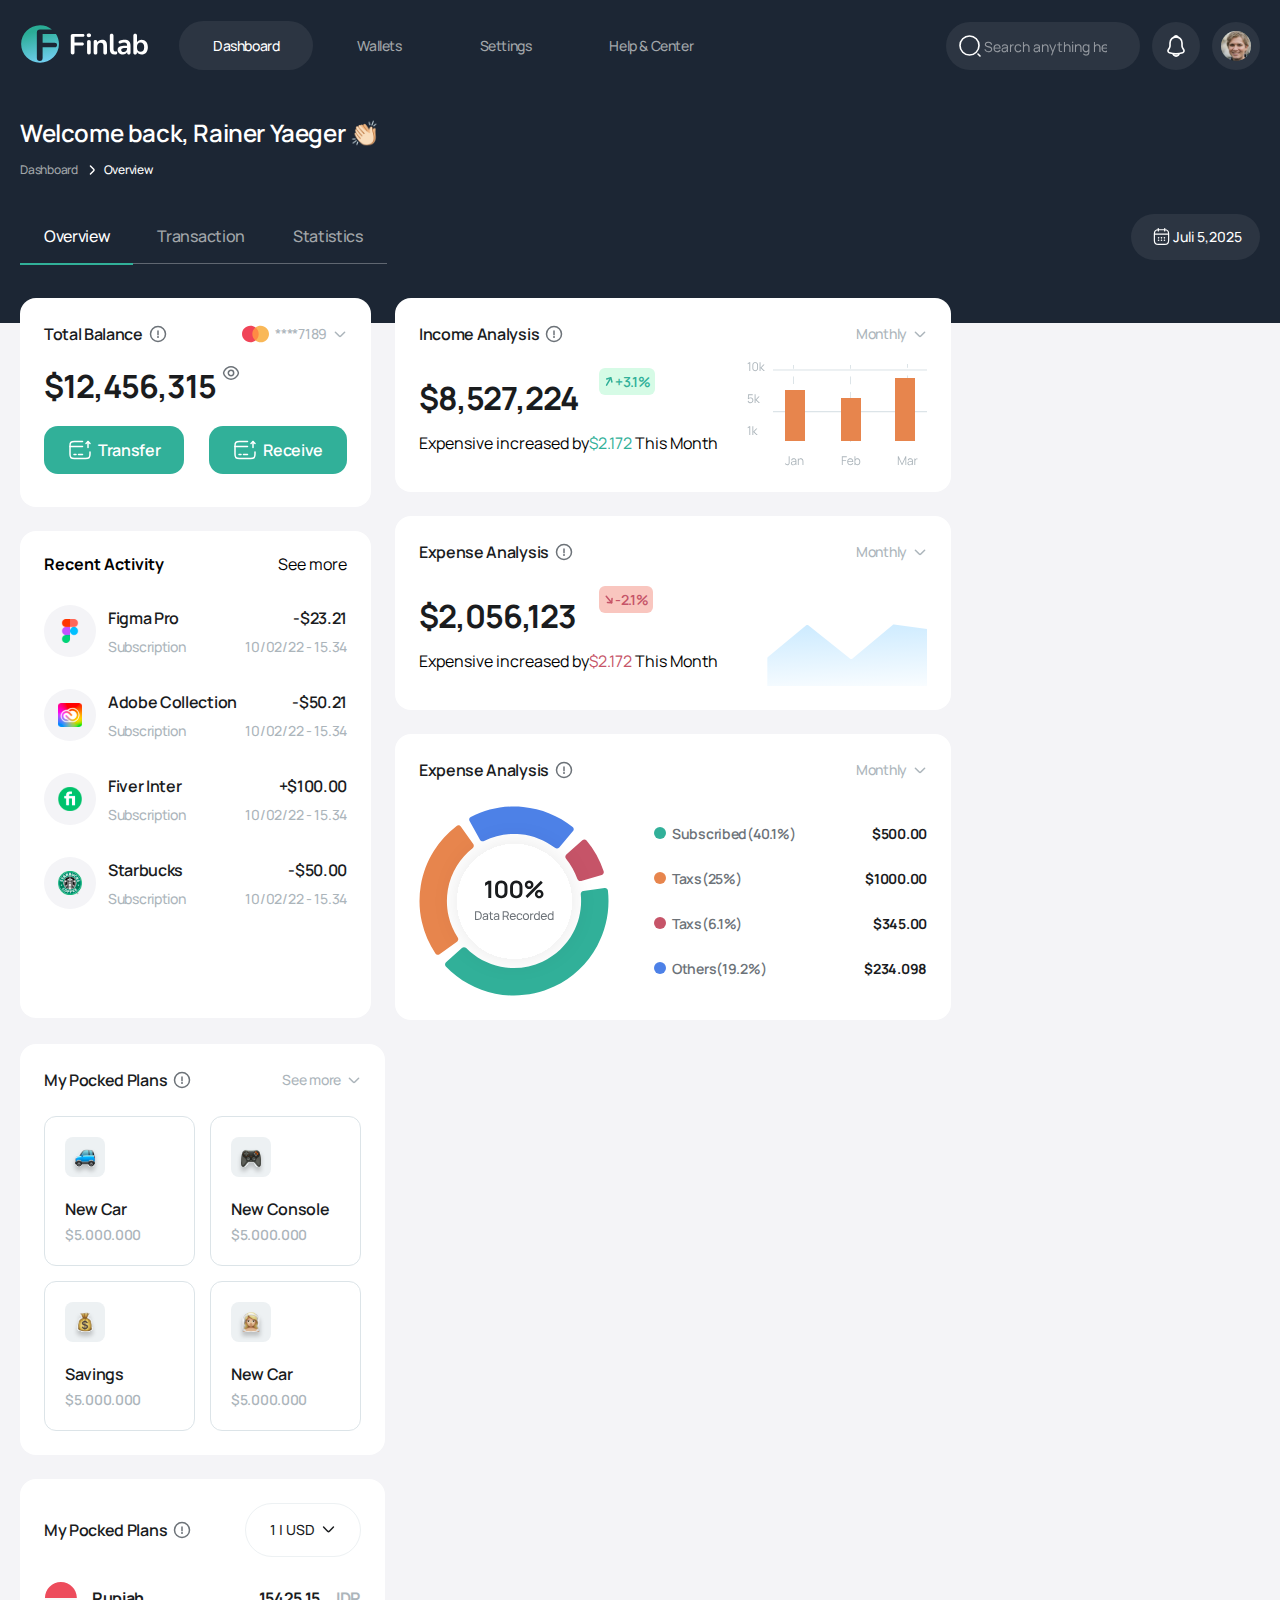
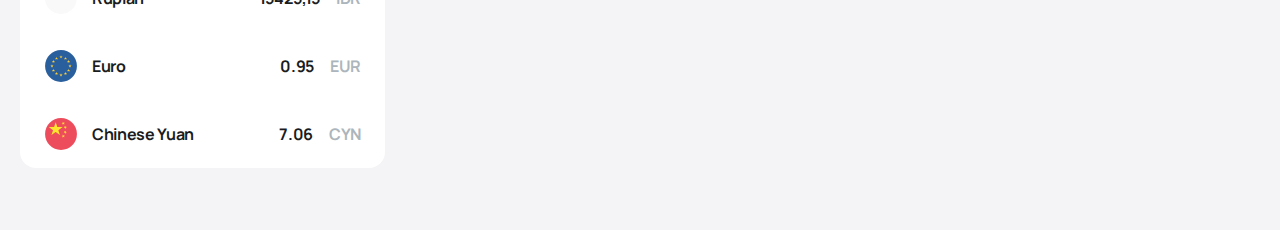
<file: index.html>
<!DOCTYPE html>
<html lang="en">

<head>
	<meta charset="UTF-8">
	<meta name="viewport" content="width=device-width, initial-scale=1.0">
	<title>Main page my site</title>
	<link rel="stylesheet" href="./normalize.css">
	<link rel="stylesheet" href="./main.css">
</head>

<body>
	<header class="site-header">
		<div class="container">
			<div class="site-header_intro">
				<a class="site-header_logo__link" href="/">
					<img class="site-header_logo" src="./images/sitelogo.svg" alt="Site logo">
				</a>

				<button class="hamburg_btn hidden-btn" id="hamburg-btn"></button>

				<div class="overlay"></div>

				<nav class="site-header_navbar">
					<a class="site-header_navbar__link" href="/">
						<img width="129" height="38.4" src="./images/sitelogo.svg" alt="Site logo">
					</a>

					<ul class="site-header_navbar__list navbar-list unstyled-list">

						<li class="close-btn_item">
							<button class="hamburg_btn close-btn"></button>
						</li>

						<li class="navbar-list_item active-link">
							<a class="navbar-list_item__link" href="#">Dashboard</a>
						</li>

						<li class="navbar-list_item">
							<a class="navbar-list_item__link" href="#">Wallets</a>
						</li>

						<li class="navbar-list_item">
							<a class="navbar-list_item__link" href="#">Settings</a>
						</li>

						<li class="navbar-list_item">
							<a class="navbar-list_item__link" href="#">Help & Center</a>
						</li>
					</ul>

					<button class="site-header_navbar__btn">
						LogOut
					</button>

				</nav>

				<div class="site-header_btns__wrapper">
					<input class="hamburg_btn site-header_search" placeholder="Search anything here" type="search">
					<span class="hamburg_btn site-header_notification"></span>
					<span class="hamburg_btn site-header_user__image"></span>
				</div>

			</div>
		</div>
	</header>

	<main class="">
		<section class="hero-section">
			<div class="hero-section_intro">
				<div class="container">
					<h1 class="hero-section_heading">
						Welcome back, Rainer Yaeger 👏🏻
					</h1>
					<div class="hero-section_badge">
						<span class="">Dashboard</span>
						<span class="hero-section_badge__text">Overview</span>
					</div>
					<div class="date_wrapper">
						<ul class="hero-section_road__list road-list unstyled-list">
							<li class="road-list_item active open-hero">
								Overview
							</li>
							<li class="road-list_item ">
								Transaction
							</li>
							<li class="road-list_item ">
								Statistics
							</li>
						</ul>
						<time class="hero-section_date" datetime="2025-07-05">Juli 5,2025</time>
					</div>
				</div>
			</div>
			<div class="hero-section_end dashboard">
				<div class="container">
					<div class="float-dashboard">
						<div class="dashboard-intro">
							<div class="list-wrapper">
								<ul class="dashboard-money_list list-height unstyled-list">
									<li class="dashboard-money_list__item">
										<div class="dashboard-money_list__intro">
											<span class="dashboard-money_list__info">Total Balance</span>
											<span class="dashboard-money_list__card">****7189</span>
										</div>
										<strong class="dashboard-money_list__money">$12,456,315</strong>
										<div class="money-btn_wrapper">
											<button class="send-money">Transfer</button>
											<button class="send-money receive-money">Receive</button>
										</div>
									</li>
								</ul>

								<ul class="hero-section_activity__list activity-list unstyled-list">
									<li class="activity-list_item">
										<strong class="activity-list_text">Recent Activity</strong>
										<span class="activity-list_info">See more</span>
									</li>

									<li class="activity-list_item">
										<div class="activity-list_item__intro ">
											<div class="activity-list_item__money">
												<strong class="figma_text">Figma Pro</strong>
												<span class="figma_info">Subscription</span>
											</div>
										</div>
										<div class="activity-list_item__money">
											<span class="money-info figma_text">-$23.21</span>
											<time datetime="10-02-2022" class="send-money_date figma_info">10/02/22 - 15.34</time>
										</div>
									</li>

									<li class="activity-list_item">
										<div class="activity-list_item__intro adobe">
											<div class="activity-list_item__money">
												<strong class="figma_text">Adobe Collection</strong>
												<span class="figma_info">Subscription</span>
											</div>
										</div>
										<div class="activity-list_item__money">
											<span class="money-info figma_text">-$50.21</span>
											<time datetime="10-02-2022" class="send-money_date figma_info">10/02/22 - 15.34</time>
										</div>
									</li>

									<li class="activity-list_item">
										<div class="activity-list_item__intro fiver">
											<div class="activity-list_item__money">
												<strong class="figma_text">Fiver Inter</strong>
												<span class="figma_info">Subscription</span>
											</div>
										</div>
										<div class="activity-list_item__money">
											<span class="money-info figma_text">+$100.00</span>
											<time datetime="10-02-2022" class="send-money_date figma_info">10/02/22 - 15.34</time>
										</div>
									</li>

									<li class="activity-list_item">
										<div class="activity-list_item__intro starbucks">
											<div class="activity-list_item__money">
												<strong class="figma_text">Starbucks</strong>
												<span class="figma_info">Subscription</span>
											</div>
										</div>
										<div class="activity-list_item__money">
											<span class="money-info figma_text">-$50.00</span>
											<time datetime="10-02-2022" class="send-money_date figma_info">10/02/22 - 15.34</time>
										</div>
									</li>
								</ul>
							</div>


							<ul class="graph-list unstyled-list">

								<li class="dashboard-money_list increase-item ">
									<div class="dashboard-money_list__intro">
										<span class="dashboard-money_list__info">Income Analysis</span>
										<span class="increase-money_list__card">Monthly</span>
									</div>
									<div class="percentage-wrapper">
										<div>
											<strong class="increase-money_list__money">$8,527,224</strong>
											<div class="">
												<span class="percentage">+3.1%</span>
												<span class="increase-text">Increased this month</span>
												<span class="increase-text_tablet">Expensive increased by<span
														class="increase-percentage">$2.172</span> This Month</span>
											</div>
										</div>
										<img class="bargraph_image" width="180" height="110" src="./images/bargrph.svg"
											alt="Bar graph image">
									</div>
								</li>


								<li class="dashboard-money_list increase-item ">
									<div class="dashboard-money_list__intro">
										<span class="dashboard-money_list__info">Expense Analysis</span>
										<span class="increase-money_list__card">Monthly</span>
									</div>
									<div class="percentage-wrapper">
										<div>
											<strong class="increase-money_list__money">$2,056,123</strong>
											<div class="">
												<span class="percentage decrease">-2.1%</span>
												<span class="increase-text">Decreased this month</span>
												<span class="increase-text_tablet">Expensive increased by<span
														class="decrease-percentage">$2.172</span> This Month</span>
											</div>
										</div>
										<img class="bargraph_image" width="180" height="110" src="./images/vector.svg" alt="Vector image">
									</div>
								</li>



								<li class="dashboard-money_list increase-item ">
									<div class="dashboard-money_list__intro">
										<span class="dashboard-money_list__info">Expense Analysis</span>
										<span class="increase-money_list__card">Monthly</span>
									</div>
									<div class="image-wrapper">
										<img class="pie-graph_image" width="190" height="190" src="./images/increaseanddecrease.svg"
											alt="Pie graph">
										<div class="pie-graph_info">
											<div class="pie-graph_info__intro">
												<span class="pie-graph_text">Subscribed(40.1%)</span>
												<span class="pie-graph_money">$500.00</span>
											</div>
											<div class="pie-graph_info__intro">
												<span class="pie-graph_text major-taxs">Taxs(25%)</span>
												<span class="pie-graph_money">$1000.00</span>
											</div>
											<div class="pie-graph_info__intro">
												<span class="pie-graph_text minor-taxs">Taxs(6.1%)</span>
												<span class="pie-graph_money">$345.00</span>
											</div>
											<div class="pie-graph_info__intro">
												<span class="pie-graph_text others">Others(19.2%)</span>
												<span class="pie-graph_money">$234.098</span>
											</div>
										</div>
									</div>
								</li>
							</ul>

							<div class="plan-list_item">
								<ul class="plans-list unstyled-list">
									<li class="plan-list_item">
										<div class="dashboard-money_list__intro">
											<span class="dashboard-money_list__info">My Pocked Plans</span>
											<span class="increase-money_list__card">See more</span>
										</div>

										<div class="plan-item_wrapper">
											<div class="plan-item">
												<img width="40" height="40" src="./images/car.svg" alt="Mini car image">
												<div class="plan-text_wrapper">
													<strong class="plan-text">New Car</strong>
													<span class="plan-money">$5.000.000</span>
												</div>
											</div>
											<div class="plan-item">
												<img width="40" height="40" src="./images/gamecontrol.svg" alt="Mini car image">
												<div class="plan-text_wrapper">
													<strong class="plan-text">New Console</strong>
													<span class="plan-money">$5.000.000</span>
												</div>
											</div>
											<div class="plan-item">
												<img width="40" height="40" src="./images/money.svg" alt="Mini car image">
												<div class="plan-text_wrapper">
													<strong class="plan-text">Savings</strong>
													<span class="plan-money">$5.000.000</span>
												</div>
											</div>
											<div class="plan-item">
												<img width="40" height="40" src="./images/wife.svg" alt="Mini car image">
												<div class="plan-text_wrapper">
													<strong class="plan-text">New Car</strong>
													<span class="plan-money">$5.000.000</span>
												</div>
											</div>
										</div>
									</li>
								</ul>

								<ul class="plans-list plans-list_height unstyled-list">
									<li class="plan-list_item">
										<div class="dashboard-money_list__intro">
											<span class="dashboard-money_list__info">My Pocked Plans</span>
											<button class="currancy-btn">
												1 | USD
											</button>
										</div>

										<div class="country-item_wrapper">
											<div class="country-item">
												<span class="country">Rupiah</span>
												<div class="country-item_amount">
													<span class="money-amount">15425,15</span>
													<span class="money-amount_info">IDR</span>
												</div>
											</div>

											<div class="country-item">
												<span class="country euro">Euro</span>
												<div class="country-item_amount">
													<span class="money-amount">0.95</span>
													<span class="money-amount_info">EUR</span>
												</div>
											</div>

											<div class="country-item">
												<span class="country yuan">Chinese Yuan</span>
												<div class="country-item_amount">
													<span class="money-amount">7.06</span>
													<span class="money-amount_info">CYN</span>
												</div>
											</div>
										</div>
									</li>
								</ul>
							</div>

						</div>
					</div>
				</div>
			</div>


			<div class="">
				<div class="container">
					<div class="float-dashboard">
						<div class="transaction close-hero">
							<div class="transaction-intro">
								<input class="transaction-search" type="search" placeholder="Search...">
								<div class="transaction-btns_wrapper">
									<button class="fillter-btn">Filter</button>
									<button class="fillter-btn export-btn">Export</button>
								</div>
							</div>
							<ul class="transaction-list unstyled-list">
								<li class="transaction-list_item">
									<div class="group">
										<input type="checkbox">
										<span class="group-text arrow">Invoice</span>
										<span class="group-text arrow">Name/Business</span>
									</div>
									<div class="group">
										<span class="group-text">Transaction type</span>
										<span class="group-text arrow">Data&Time</span>
									</div>
									<div class="last-group">
										<span class="group-text arrow">Amount</span>
										<span class="group-text">Status</span>
										<span class="group-text">Action</span>
									</div>
								</li>

								<li class="income-item">
									<div class="group">
										<input type="checkbox">
										<strong class="number-product">B12341</strong>
										<div class="activity-list_item__intro ">
											<div class="activity-list_item__money">
												<strong class="figma_text">Figma Pro</strong>
												<span class="figma_info">Subscription</span>
											</div>
										</div>
									</div>
									<div class="group-income">
										<span class="subscribe">Subscribe</span>
										<div class="time-group">
											<time datetime="2022-10-20" class="number-product product-time">October 20, 2022</time>
											<span class="figma_info">01:32 PM</span>
										</div>
									</div>

									<div class="last-group">
										<span class="number-product">-$32.00</span>
										<span class="status">Success</span>
										<div class="btn-wrapper">
											<button class="eye-btn"></button>
											<button class="eye-btn delete-btn"></button>
										</div>
									</div>
								</li>

								<li class="income-item">
									<div class="group">
										<input type="checkbox">
										<strong class="number-product">B12341</strong>
										<div class="activity-list_item__intro ">
											<div class="activity-list_item__money">
												<strong class="figma_text">Figma Pro</strong>
												<span class="figma_info">Subscription</span>
											</div>
										</div>
									</div>
									<div class="group-income">
										<span class="subscribe">Subscribe</span>
										<div class="time-group">
											<time datetime="2022-10-20" class="number-product product-time">October 20, 2022</time>
											<span class="figma_info">01:32 PM</span>
										</div>
									</div>

									<div class="last-group">
										<span class="number-product">-$32.00</span>
										<span class="status">Success</span>
										<div class="btn-wrapper">
											<button class="eye-btn"></button>
											<button class="eye-btn delete-btn"></button>
										</div>
									</div>
								</li>

								<li class="income-item">
									<div class="group">
										<input type="checkbox">
										<strong class="number-product">B12341</strong>
										<div class="activity-list_item__intro ">
											<div class="activity-list_item__money">
												<strong class="figma_text">Figma Pro</strong>
												<span class="figma_info">Subscription</span>
											</div>
										</div>
									</div>
									<div class="group-income">
										<span class="subscribe">Subscribe</span>
										<div class="time-group">
											<time datetime="2022-10-20" class="number-product product-time">October 20, 2022</time>
											<span class="figma_info">01:32 PM</span>
										</div>
									</div>

									<div class="last-group">
										<span class="number-product">-$32.00</span>
										<span class="status">Success</span>
										<div class="btn-wrapper">
											<button class="eye-btn"></button>
											<button class="eye-btn delete-btn"></button>
										</div>
									</div>
								</li>

								<li class="income-item">
									<div class="group">
										<input type="checkbox">
										<strong class="number-product">B12341</strong>
										<div class="activity-list_item__intro ">
											<div class="activity-list_item__money">
												<strong class="figma_text">Figma Pro</strong>
												<span class="figma_info">Subscription</span>
											</div>
										</div>
									</div>
									<div class="group-income">
										<span class="subscribe">Subscribe</span>
										<div class="time-group">
											<time datetime="2022-10-20" class="number-product product-time">October 20, 2022</time>
											<span class="figma_info">01:32 PM</span>
										</div>
									</div>

									<div class="last-group">
										<span class="number-product">-$32.00</span>
										<span class="status">Success</span>
										<div class="btn-wrapper">
											<button class="eye-btn"></button>
											<button class="eye-btn delete-btn"></button>
										</div>
									</div>
								</li>

								<li class="income-item">
									<div class="group">
										<input type="checkbox">
										<strong class="number-product">B12341</strong>
										<div class="activity-list_item__intro ">
											<div class="activity-list_item__money">
												<strong class="figma_text">Figma Pro</strong>
												<span class="figma_info">Subscription</span>
											</div>
										</div>
									</div>
									<div class="group-income">
										<span class="subscribe">Subscribe</span>
										<div class="time-group">
											<time datetime="2022-10-20" class="number-product product-time">October 20, 2022</time>
											<span class="figma_info">01:32 PM</span>
										</div>
									</div>

									<div class="last-group">
										<span class="number-product">-$32.00</span>
										<span class="status">Success</span>
										<div class="btn-wrapper">
											<button class="eye-btn"></button>
											<button class="eye-btn delete-btn"></button>
										</div>
									</div>
								</li>

								<li class="income-item">
									<div class="group">
										<input type="checkbox">
										<strong class="number-product">B12341</strong>
										<div class="activity-list_item__intro ">
											<div class="activity-list_item__money">
												<strong class="figma_text">Figma Pro</strong>
												<span class="figma_info">Subscription</span>
											</div>
										</div>
									</div>
									<div class="group-income">
										<span class="subscribe">Subscribe</span>
										<div class="time-group">
											<time datetime="2022-10-20" class="number-product product-time">October 20, 2022</time>
											<span class="figma_info">01:32 PM</span>
										</div>
									</div>

									<div class="last-group">
										<span class="number-product">-$32.00</span>
										<span class="status">Success</span>
										<div class="btn-wrapper">
											<button class="eye-btn"></button>
											<button class="eye-btn delete-btn"></button>
										</div>
									</div>
								</li>
							</ul>

							<div class="last-wrapper">
								<div class="arrows-wrapper">
									<button class="arrow-left"></button>
									<span class="">1  2  3  ...  99</span>
									<button class="arrow-left arrow-rigth"></button>
								</div>
								<div class="">
									<span class="">Showing 6 of 50 entries</span>
									<span class="pages">Show 10</span>
								</div>
							</div>

						</div>
					</div>
				</div>
			</div>

		</section>
	</main>


	<script src="./main.js"></script>
</body>

</html>
</file>
<file: main.css>
:root {
	--header-bg-color: #1c2634;
	--site-btns-bg-color: #ffffff12;
	--link-color: #a2a6aa;
	--line-height: 150%;
}

/* manrope-regular - latin */
@font-face {
	font-display: swap;
	font-family: 'Manrope';
	font-style: normal;
	font-weight: 400;
	src: url('../fonts/manrope-v19-latin-regular.woff2') format('woff2'),
		url('../fonts/manrope-v19-latin-regular.woff') format('woff');
}
/* manrope-500 - latin */
@font-face {
	font-display: swap;
	font-family: 'Manrope';
	font-style: normal;
	font-weight: 500;
	src: url('../fonts/manrope-v19-latin-500.woff2') format('woff2'),
		url('../fonts/manrope-v19-latin-500.woff') format('woff');
}
/* manrope-600 - latin */
@font-face {
	font-display: swap;
	font-family: 'Manrope';
	font-style: normal;
	font-weight: 600;
	src: url('../fonts/manrope-v19-latin-600.woff2') format('woff2'),
		url('../fonts/manrope-v19-latin-600.woff') format('woff');
}
/* manrope-700 - latin */
@font-face {
	font-display: swap;
	font-family: 'Manrope';
	font-style: normal;
	font-weight: 700;
	src: url('../fonts/manrope-v19-latin-700.woff2') format('woff2'),
		url('../fonts/manrope-v19-latin-700.woff') format('woff');
}

.container {
	max-width: 1362px;
	padding: 0 25px;
	margin: 0 auto;
}

body {
	width: 100vw;
	height: 100vh;
	overflow-x: hidden;
	font-family: 'Manrope', 'sans-serif';
	font-weight: normal;
	background-color: #f4f4f7;
}

.unstyled-list {
	list-style-type: none;
	margin: 0;
	padding-left: 0;
}

/* Site header mobile style start ======================================================= */

.site-header {
	padding: 25px 0;
	position: relative;
	background-color: var(--header-bg-color);
}

.site-header_intro {
	display: flex;
	align-items: center;
	justify-content: space-between;
}

.site-header_navbar {
	width: 75%;
	height: 100vh;
	padding: 32px 25px;
	display: flex;
	flex-direction: column;
	position: absolute;
	top: 0;
	left: 0;
	z-index: 10;
	background-color: var(--header-bg-color);
	color: #fff;
	transform: translateX(-800px);
	transition: transform ease 0.5s;
}

.open-navbar {
	transform: translateX(0);
}

.overlay {
	position: fixed;
	top: 0;
	left: 0;
	width: 100%;
	height: 100%;
	backdrop-filter: blur(4px);
	background-color: rgba(0, 0, 0, 0.4);
	z-index: 5;
	display: none;
}

.site-header_navbar__list {
	padding-top: 56px;
	display: flex;
	flex-direction: column;
	gap: 16px;
	position: relative;
}

.navbar-list_item__link {
	font-size: 20px;
	font-weight: 400;
	line-height: var(--line-height);
	letter-spacing: -0.4px;
}

.navbar-list_item {
	padding: 14px 34px;
	color: var(--link-color);
}

.active-link {
	color: #fff;
	background-color: var(--site-btns-bg-color);
	border-radius: 100px;
}

.close-btn_item {
	position: absolute;
	right: -80px;
	top: 21px;
}

.site-header_navbar__btn {
	margin-top: auto;
	padding: 14px 34px;
	text-align: left;
	border: none;
	background-color: transparent;
	color: #ed9c9b;
	font-size: 20px;
	line-height: var(--line-height);
	letter-spacing: -0.4px;
}

.site-header_logo__link {
	display: none;
}

.hamburg_btn {
	width: 42px;
	height: 42px;
	padding: 10px;
	border: none;
	border-radius: 50%;
	background: var(--site-btns-bg-color);
	backdrop-filter: blur(5px);
	background-image: url('./images/menu.svg');
	background-repeat: no-repeat;
	background-position: center;
	background-size: 22px 22px;
	cursor: pointer;
}

.close-btn {
	background: rgba(255, 255, 255, 0.2);
	backdrop-filter: blur(10px);
	background-image: url('./images/close.svg');
	background-repeat: no-repeat;
	background-position: center;
	background-size: 22px 22px;
}

.site-header_btns__wrapper {
	display: flex;
	align-items: center;
	gap: 12px;
}

.site-header_search {
	background-image: url('./images/search-normal.svg');
}

.site-header_search::placeholder {
	color: transparent;
}

.site-header_search:focus {
	transform: scaleX(1);
}

.site-header_notification {
	display: inline-block;
	background-image: url('./images/notification.svg');
}
.site-header_user__image {
	display: inline-block;
	background-image: url('./images/userimg.svg');
}

/* .hero-section{
	display: none;
} */
.hero-section_heading {
	margin-top: 0;
	margin-bottom: 12px;
	color: #fff;
	font-size: 20px;
	font-weight: 600;
	line-height: var(--line-height);
	letter-spacing: -0.4px;
}
.hero-section_intro {
	background-color: var(--header-bg-color);
	padding-top: 24px;
	padding-bottom: 58px;
}

.hero-section_badge {
	padding-bottom: 32px;
	color: #a2a6aa;
	font-size: 12px;
	font-weight: 500;
	letter-spacing: -0.24px;
}
.hero-section_badge__text {
	color: #fff;
}
.hero-section_badge__text::before {
	content: '';
	width: 12px;
	height: 12px;
	background-image: url('./images/arrow-right.svg');
	background-repeat: no-repeat;
	background-position: center;
	padding-left: 24px;
}
.road-list {
	display: flex;
	align-items: center;
}
.road-list_item {
	padding: 15px 24px;
	color: #a2a6aa;
	font-size: 16px;
	font-weight: 500;
	line-height: var(--line-height);
	letter-spacing: -0.32px;
	border-bottom: 1px solid #ffffff4d;
	transition: all ease 0.4s;
	cursor: pointer;
}
.active {
	color: #fff;
	border-bottom: 2px solid #31b099;
}

.hero-section_date {
	display: none;
	color: #fff;
	font-size: 14px;
	font-weight: 500;
	padding: 15px 18px;
	border-radius: 100px;
	background: var(--site-btns-bg-color);
}
.hero-section_date::before {
	content: '';
	width: 24px;
	height: 24px;
	padding-left: 24px;
	background-image: url('./images/date.svg');
	background-repeat: no-repeat;
	background-position: center;
	background-size: contain;
}

.close-hero {
	display: none;
}

.open-hero_click {
	display: block;
}

.list-wrapper {
	max-width: 351px;
	width: 100%;
	display: flex;
	flex-direction: column;
	gap: 24px;
}

.dashboard-money_list {
	padding: 24px;
	display: flex;
	flex-direction: column;
	gap: 12px;
	background-color: #fff;
	border-radius: 16px;
}
.dashboard-money_list__intro {
	display: flex;
	align-items: center;
	justify-content: space-between;
	width: 100%;
}

.dashboard-money_list__item {
	width: 100%;
}

.dashboard-money_list__info {
	color: #1a1c1e;
	font-size: 16px;
	font-weight: 600;
	line-height: var(--line-height);
	letter-spacing: -0.32px;
}

.dashboard-money_list__info::after {
	content: '';
	width: 18px;
	height: 18px;
	margin-left: 6px;
	padding-right: 18px;
	background-image: url('./images/info-circle.svg');
	background-repeat: no-repeat;
	background-position: center;
}

.dashboard-money_list__card {
	color: #acb5bb;
	font-size: 14px;
	font-weight: 500;
	line-height: var(--line-height);
	letter-spacing: -0.28px;
}

.dashboard-money_list__card::before {
	content: '';
	width: 27px;
	height: 16px;
	padding-left: 27px;
	margin-right: 6px;
	background-image: url('./images/Container.svg');
	background-repeat: no-repeat;
	background-position: center;
}

.dashboard-money_list__card::after {
	content: '';
	width: 14px;
	height: 14px;
	margin-left: 6px;
	padding-right: 14px;
	background-image: url('./images/arrow-down.svg');
	background-repeat: no-repeat;
	background-position: center;
}

.dashboard-money_list__money {
	color: var(--Secondary-500, #1a1c1e);
	font-size: 32px;
	font-weight: 700;
	line-height: var(--line-height);
	letter-spacing: -0.96px;
}

.dashboard-money_list__money::after {
	content: '';
	width: 18px;
	height: 18px;
	margin-left: 6px;
	padding-right: 18px;
	background-image: url('./images/Vertical\ container.svg');
	background-repeat: no-repeat;
	background-position: top;
}

.money-btn_wrapper {
	display: flex;
	align-items: center;
	justify-content: space-between;
}

.send-money {
	border: none;
	padding: 12px 24px;
	background-color: #31b099;
	border-radius: 14px;
	color: #fff;
	font-size: 16px;
	font-weight: 600;
	line-height: var(--line-height);
	letter-spacing: -0.32px;
}

.send-money::before {
	content: '';
	width: 24px;
	height: 24px;
	padding-left: 24px;
	margin-right: 6px;
	background-image: url('./images/card-send.svg');
	background-repeat: no-repeat;
	background-position: center;
}

.activity-list {
	max-width: 351px;
	background-color: #fff;
	padding: 24px;
	display: flex;
	flex-direction: column;
	gap: 24px;
	border-radius: 16px;
	flex-shrink: 0;
}
.activity-list_first__item {
	display: flex;
	align-items: center;
	justify-content: space-between;
}

.activity-list_item {
	display: flex;
	align-items: center;
	justify-content: space-between;
}

.activity-list_item__money {
	display: flex;
	flex-direction: column;
	gap: 6px;
}

.activity-list_item__intro {
	display: flex;
	align-items: center;
	flex-direction: row;
}

.activity-list_item__intro::before {
	content: '';
	width: 52px;
	height: 52px;
	margin-right: 12px;
	padding-left: 52px;
	background-image: url('./images/figma.svg');
	background-repeat: no-repeat;
	background-position: center;
}
.figma_text {
	color: #1a1c1e;
	font-size: 16px;
	font-weight: 600;
	line-height: var(--line-height);
	letter-spacing: -0.32px;
}

.dashboard {
	background-color: #f4f4f7;
}

.float-dashboard {
	position: relative;
	padding-bottom: 62px;
}

.dashboard-intro {
	position: absolute;
	top: -25px;
	width: 100%;
}

.figma_info {
	color: #acb5bb;
	font-family: Manrope;
	font-size: 14px;
	font-weight: 500;
	line-height: var(--line-height);
	letter-spacing: -0.28px;
}
.money-info {
	text-align: end;
}

.adobe::before {
	background-image: url('./images/adobe.svg');
}

.fiver::before {
	background-image: url('./images/starbucks.svg');
}
.starbucks::before {
	background-image: url('./images/fiver.svg');
}

.increase-money_list__money {
	display: inline-block;
	margin-bottom: 12px;
	color: var(--Secondary-500, #1a1c1e);
	font-size: 32px;
	font-weight: 700;
	line-height: var(--line-height);
	letter-spacing: -0.96px;
}

.increase-money_list__card {
	color: #acb5bb;
	font-size: 14px;
	font-weight: 500;
	line-height: var(--line-height);
	letter-spacing: -0.28px;
}
.increase-money_list__card::after {
	content: '';
	width: 14px;
	height: 14px;
	margin-left: 6px;
	padding-right: 14px;
	background-image: url('./images/arrow-down.svg');
	background-repeat: no-repeat;
	background-position: center;
}

.dashboard-intro {
	display: flex;
	flex-wrap: wrap;
	gap: 24px;
}

.percentage {
	padding: 3px 4px;
	color: #31b099;
	font-size: 14px;
	font-weight: 600;
	line-height: var(--line-height);
	letter-spacing: -0.28px;
	border-radius: 6px;
	background: #d6fbe6;
}

.decrease {
	color: #c65468;
	background-color: #f9c6bf;
}

.increase-text {
	margin-left: 12px;
}

.percentage::before {
	content: '';
	width: 12px;
	height: 12px;
	padding-left: 12px;
	background-image: url('./images/up.svg');
	background-repeat: no-repeat;
	background-position: center;
}

.decrease::before {
	background-image: url('./images/down.svg');
}

.increase-text_tablet {
	display: none;
}

.graph-list {
	max-width: 331px;
	width: 100%;
	display: flex;
	flex-direction: column;
	gap: 24px;
	flex-shrink: 0;
}

.increase-item {
	width: 100%;
	flex-shrink: 0;
}

.image-wrapper {
	margin-top: 12px;
	display: flex;
	flex-direction: column;
	gap: 45px;
}

.pie-graph_image {
	margin: 0 auto;
}

.pie-graph_info {
	display: flex;
	flex-direction: column;
	gap: 24px;
}
.pie-graph_info__intro {
	display: flex;
	align-items: center;
	justify-content: space-between;
}

.pie-graph_text {
	display: flex;
	align-items: center;
	gap: 6px;
	color: #6c7278;
	font-size: 14px;
	font-weight: 600;
	line-height: var(--line-height);
	letter-spacing: -0.28px;
}

.pie-graph_money {
	color: var(--Secondary-500, #1a1c1e);
	font-size: 14px;
	font-weight: 700;
	line-height: var(--line-height);
	letter-spacing: -0.28px;
}

.pie-graph_text::before {
	content: '';
	display: block;
	width: 12px;
	height: 12px;
	border-radius: 50%;
	background-color: #31b099;
}

.major-taxs::before {
	background-color: #e7854d;
}

.minor-taxs::before {
	background-color: #c65468;
}

.others::before {
	background-color: #4d81e7;
}

.plans-list {
	max-width: 365px;
	width: 100%;
	padding: 24px;
	background-color: #fff;
	border-radius: 16px;
}

.plan-list_item {
	display: flex;
	flex-direction: column;
	gap: 24px;
}

.plan-item_wrapper {
	display: flex;
	flex-wrap: wrap;
	gap: 15px;
}

.plan-item {
	max-width: 131px;
	width: 100%;
	padding: 20px;
	display: flex;
	flex-direction: column;
	gap: 20px;
	border: 1px solid #dce4e8;
	border-radius: 12px;
}

.plan-text_wrapper {
	display: flex;
	flex-direction: column;
	gap: 3px;
}

.plan-text {
	color: #1a1c1e;
	font-size: 16px;
	font-weight: 600;
	line-height: var(--line-height);
	letter-spacing: -0.32px;
}

.plan-money {
	color: #acb5bb;
	font-size: 14px;
	font-weight: 600;
	line-height: var(--line-height);
	letter-spacing: -0.28px;
}

.bargraph_image {
	display: none;
}

.currancy-btn {
	padding: 18px 24px;
	background-color: transparent;
	color: #1a1c1e;
	font-size: 14px;
	font-weight: 500;
	border-radius: 100px;
	border: 1px solid #edf1f3;
}

.currancy-btn::after {
	content: '';
	width: 15px;
	height: 15px;
	margin-left: 6px;
	padding-right: 15px;
	background-image: url('./images/darkarrow.svg');
	background-repeat: no-repeat;
	background-position: center;
}

.country-item {
	display: flex;
	align-items: center;
	justify-content: space-between;
}

.country {
	color: #1a1c1e;
	font-size: 16px;
	font-weight: 700;
	line-height: var(--line-height);
	letter-spacing: -0.32px;
	display: flex;
	align-items: center;
}

.country::before {
	content: '';
	width: 34px;
	height: 34px;
	padding-left: 34px;
	margin-right: 14px;
	display: inline-block;
	background-image: url('./images/emojione_flag-for-indonesia.svg');
	background-repeat: no-repeat;
	background-position: center;
}

.euro::before {
	background-image: url('./images/emojione_flag-for-european-union.svg');
}

.yuan::before {
	background-image: url('./images/emojione_flag-for-china.svg');
}

.money-amount {
	color: #1a1c1e;
	font-size: 16px;
	font-weight: 700;
	line-height: var(--line-height);
	letter-spacing: -0.32px;
}

.country-item_amount {
	display: flex;
	align-items: center;
	gap: 16px;
}

.country-item_wrapper {
	display: flex;
	flex-direction: column;
	gap: 34px;
}
.money-amount_info {
	color: #acb5bb;
	font-size: 16px;
	font-weight: 700;
	line-height: var(--line-height);
	letter-spacing: -0.32px;
}

/* Transaction section style start ===================================================== */

.transaction {
	width: 100%;
	padding: 24px;
	background-color: #fff;
	border-radius: 16px;
	position: absolute;
	top: -25px;
}

.transaction-intro {
	display: flex;
	align-items: center;
	justify-content: space-between;
}

.transaction-search {
	max-width: 111px;
	padding: 24px;
	border: 1px solid #dce4e8;
	border-radius: 100px;
}

.transaction-btns_wrapper {
	display: flex;
	align-items: center;
	gap: 24px;
}
.fillter-btn {
	width: 48px;
	height: 48px;
	padding: 18px;
	display: flex;
	align-items: center;
	justify-content: center;
	border-radius: 100px;
	border: 1px solid #dce4e8;
	color: transparent;
	background-color: white;
	background-image: url('./images/filter.svg');
	background-repeat: no-repeat;
	background-position: center;
	cursor: pointer;
}

.export-btn {
	background-image: url('./images/export.svg');
}

.transaction-list {
	overflow-x: scroll;
	display: flex;
	flex-direction: column;
	gap: 38px;
	padding-top: 24px;
	padding-bottom: 43px;
}

.transaction-list_item {
	width: 1272px;
	width: 100%;
	padding: 12px;
	background-color: #edf1f3;
	display: flex;
	align-items: center;
	gap: 130px;
}

.group {
	display: flex;
	align-items: center;
	gap: 25px;
}

.last-group {
	display: flex;
	align-items: center;
	gap: 100px;
}

.group-text {
	color: #6c7278;
	font-size: 16px;
	font-weight: 600;
	line-height: var(--line-height);
	letter-spacing: -0.32px;
	flex-shrink: 0;
}

.arrow::after {
	content: '';
	width: 18px;
	height: 18px;
	padding-right: 18px;
	margin-left: 3px;
	background-image: url('./images/arrow-swap.svg');
	background-repeat: no-repeat;
	background-position: center;
}

.income-item {
	padding: 12px;
	display: flex;
	align-items: center;
}

.number-product {
	color: #1a1c1e;
	font-size: 18px;
	font-weight: 600;
	line-height: var(--line-height);
	letter-spacing: -0.36px;
}

.product-time {
	display: inline-block;
	width: 150px;
	flex-shrink: 0;
}

.group-income {
	margin-left: 140px;
	margin-right: 50px;
	display: flex;
	align-items: center;
	gap: 75px;
}

.btn-wrapper {
	display: flex;
	align-items: center;
	gap: 8px;
}

.eye-btn {
	width: 32px;
	height: 32px;
	border: none;
	padding: 6px;
	background-color: transparent;
	background-image: url('./images/eyebtn.svg');
	background-repeat: no-repeat;
	background-position: center;
	background-size: cover;
}

.time-group {
	display: flex;
	flex-direction: column;
}

.delete-btn {
	background-image: url('./images/deletebtn.svg');
}

.subscribe {
	display: inline-block;
	padding: 6px 12px;
	border-radius: 4px;
	background-color: #edf1f3;
	color: var(--Secondary-400, #6c7278);
	text-align: center;
	font-size: 14px;
	font-weight: 700;
	line-height: var(--line-height);
	letter-spacing: -0.28px;
}

.status {
	padding: 6px 12px;
	border-radius: 4px;
	background: #ecf8f0cc;
	color: var(--Primary-600, #1c8c6e);
	font-size: 14px;
	font-weight: 700;
	line-height: var(--line-height); 
	letter-spacing: -0.28px;
}

.arrow-left {
	width: 40px;
	height: 40px;
	padding: 10px;
	background-color: transparent;
	border: 1px solid #a2a6aa;
	border-radius: 6px;
	background-image: url('./images/arrow-left.svg');
	background-position: center;
	background-size: 20px 20px;
	background-repeat: no-repeat;
}
.arrow-rigth {
	background-image: url('./images/arrow-rightw.svg');
}

.last-wrapper {
	margin-top: 26px;
	display: flex;
	flex-wrap: wrap;
	align-items: center;
	gap: 20px;
	justify-content: space-between;
}

.pages {
	padding: 8px 16px;
	border: 1px solid #a2a6aa;
	border-radius: 8px;
}
.pages::after {
	content: "";
	width: 16px;
	height: 16px;
	padding-right: 16px;
	margin-left: 6px;
	background-image: url('./images/arrow-down.svg');
	background-position: center;
	background-repeat: no-repeat;
}

.transaction-list::-webkit-scrollbar {
  width: 6px; 
}

.transaction-list::-webkit-scrollbar-track {
  background: #f1f4f6; 
  border-radius: 9999px;
}

.transaction-list::-webkit-scrollbar-thumb {
  background-color: #aab3bb; 
  border-radius: 9999px;
  transition: background-color 0.3s ease;
}

.transaction-list::-webkit-scrollbar-thumb:hover {
  background-color: #8d99a6; 
}

/* Site header mobile style end ======================================================= */

@media only screen and (min-width: 450px) {
	.transaction-search {
		max-width: 218px;
	}
}

@media only screen and (min-width: 625px) {
	.hero-section_date {
		display: inline-block;
	}
	.date_wrapper {
		display: flex;
		align-items: center;
		justify-content: space-between;
	}
	.hero-section_heading {
		font-size: 24px;
	}
	.dashboard-money_list__item {
		display: flex;
		flex-direction: column;
		gap: 16px;
	}

	.plan-item {
		max-width: 151px;
		width: 100%;
	}

	.fillter-btn {
		width: 114px;
		color: #1a1c1e;
		background-position: 12px;
	}
}

@media only screen and (min-width: 768px) {
	.container {
		padding: 0 20px;
	}

	.site-header {
		padding: 21px 0;
	}
	.site-header_logo__link {
		display: block;
	}

	.hidden-btn {
		display: none;
	}

	.hamburg_btn {
		width: 48px;
		height: 48px;
	}

	.site-header_navbar {
		position: static;
		height: auto;
		transform: translateX(0);
	}
	.navbar-list {
		padding-top: 0;
		padding-left: 30px;
		display: flex;
		flex-direction: row;
		gap: 10px;
	}

	.navbar-list_item__link {
		font-size: 14px;
		font-weight: 500;
	}

	.site-header_navbar__link {
		display: none;
	}
	.close-btn {
		display: none;
	}
	.site-header_navbar {
		padding: 0;
	}
	.site-header_navbar__btn {
		display: none;
	}

	.navbar-list_item {
		padding: 14px 14px;
	}
	.activity-list {
		gap: 32px;
	}
}

@media only screen and (min-width: 950px) {
	.site-header_logo {
		width: 129px;
		height: 38.4px;
	}
	.site-header_search {
		width: 194px;
		height: 48px;
		border-radius: 100px;
		padding-left: 38px;
		padding-right: 18px;
		background-position: 12px center;
		background-size: 24px 24px;
		color: white;
	}

	.site-header_search::placeholder {
		color: rgba(255, 255, 255, 0.5);
		font-size: 14px;
	}

	.navbar-list_item__link {
		font-size: 14px;
		font-weight: 500;
	}

	.site-header_notification {
		background-size: 24px 24px;
	}

	.site-header_user__image {
		background-size: 30px 30px;
	}
}

@media only screen and (min-width: 981px) {
	.graph-list {
		max-width: 556px;
	}
	.image-wrapper {
		display: flex;
		align-items: center;
		flex-direction: row;
	}
	.pie-graph_image {
		margin: 0;
	}
	.pie-graph_info {
		max-width: 273px;
		width: 100%;
	}

	.increase-text {
		display: none;
	}
	.increase-text_tablet {
		display: inline-block;
	}
	.increase-percentage {
		color: #31b099;
	}
	.decrease-percentage {
		color: #c65468;
	}

	.percentage-wrapper {
		position: relative;
		display: flex;
		align-items: center;
		justify-content: space-between;
	}

	.percentage {
		position: absolute;
		top: 10px;
		left: 180px;
	}

	.bargraph_image {
		display: inline-block;
	}

	.list-height {
		height: 209px;
	}
	.activity-list {
		height: 487px;
	}

	.plans-list_height {
		height: 289px;
		margin-bottom: 62px;
	}
}

@media only screen and (min-width: 1124px) {
	.navbar-list_item {
		padding: 14px 34px;
	}
}

@media only screen and (min-width: 1300px) {
	.transaction-list {
		overflow: hidden;
		border-bottom: 1px solid #acb5bb;
	}
}
</file>
